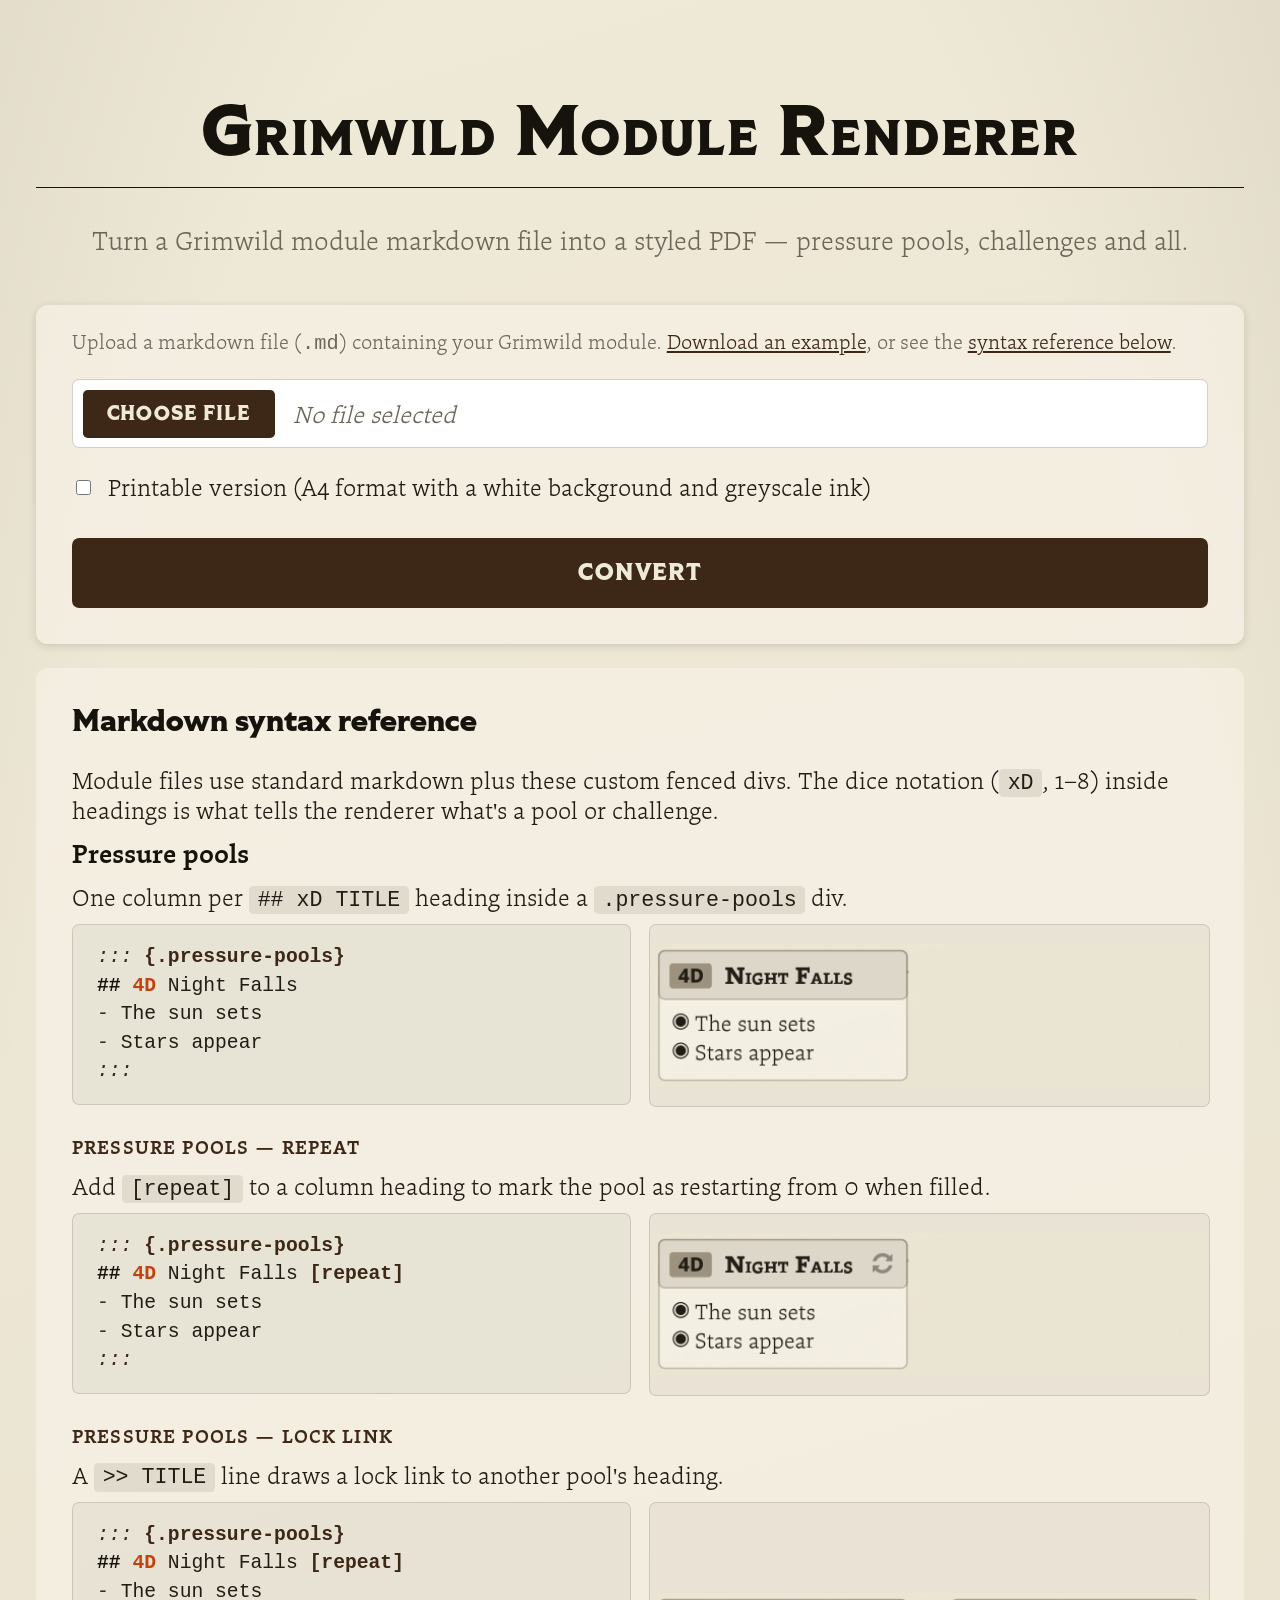
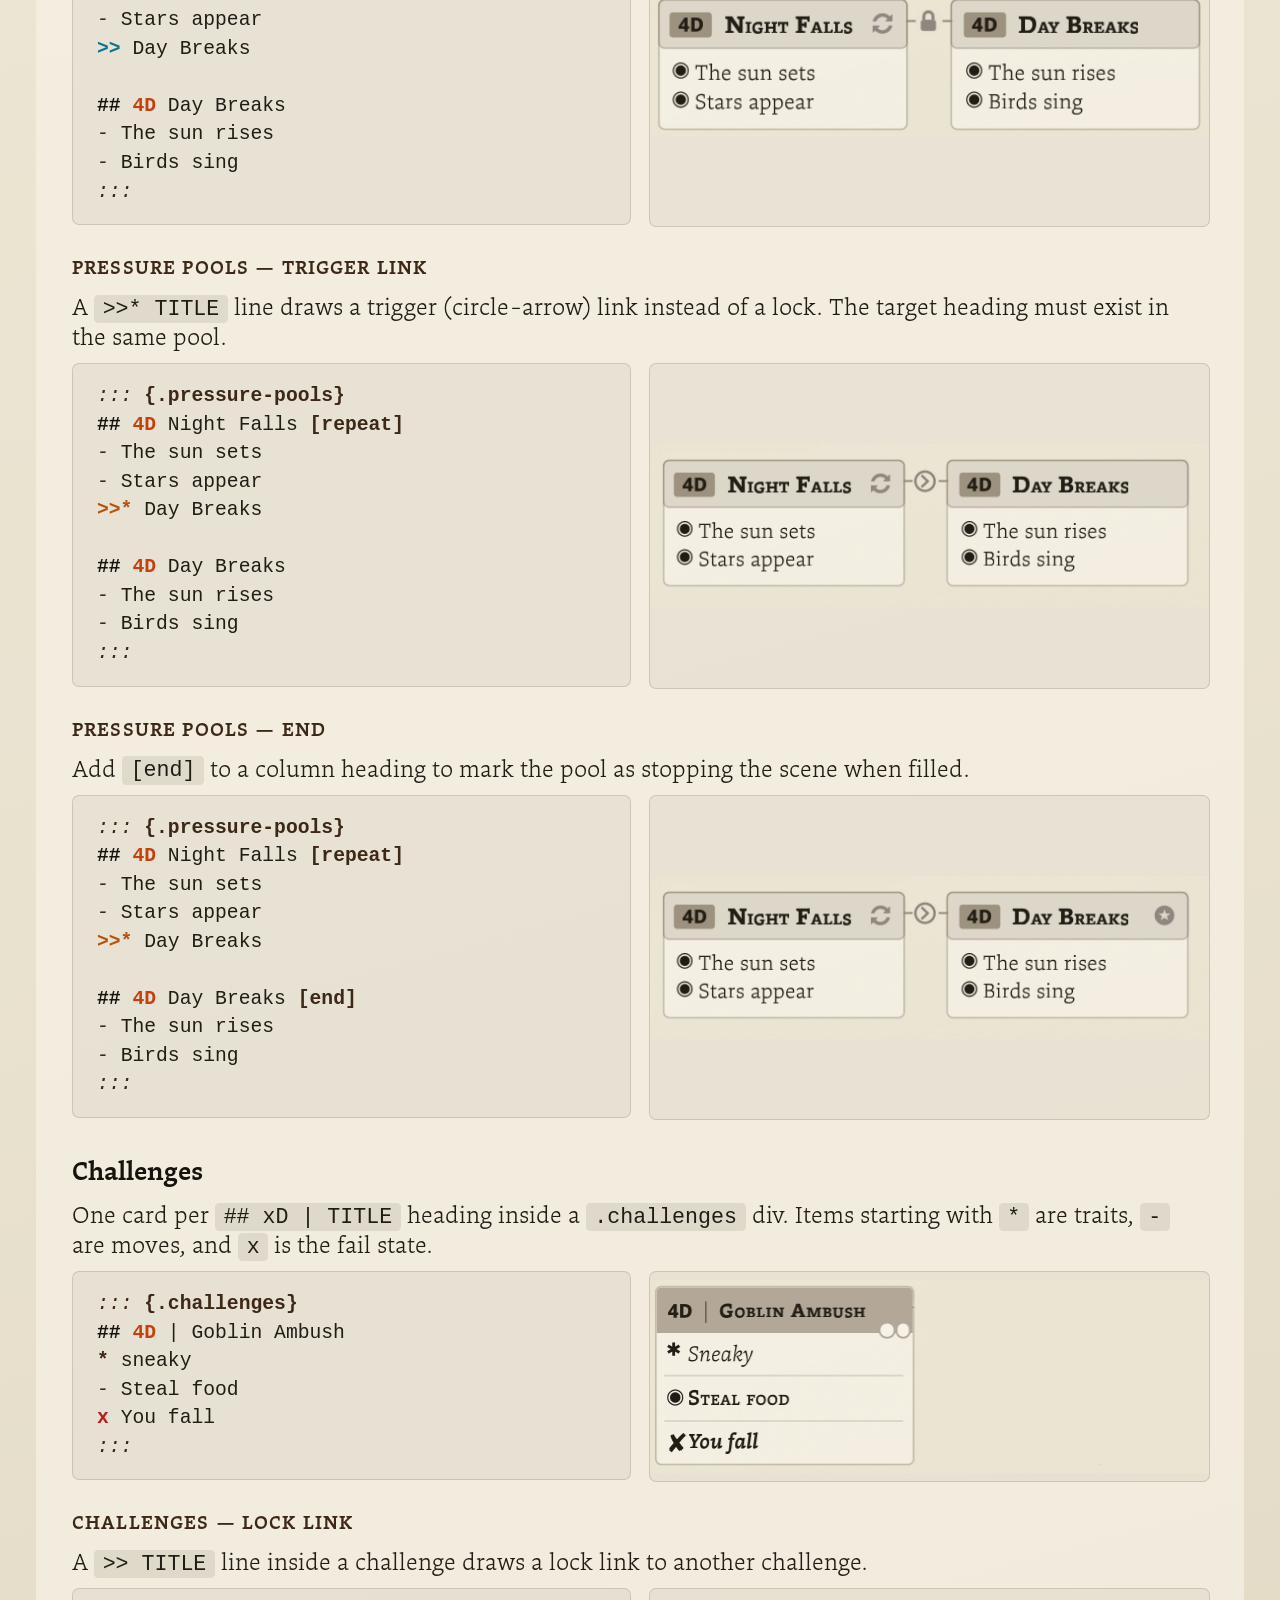
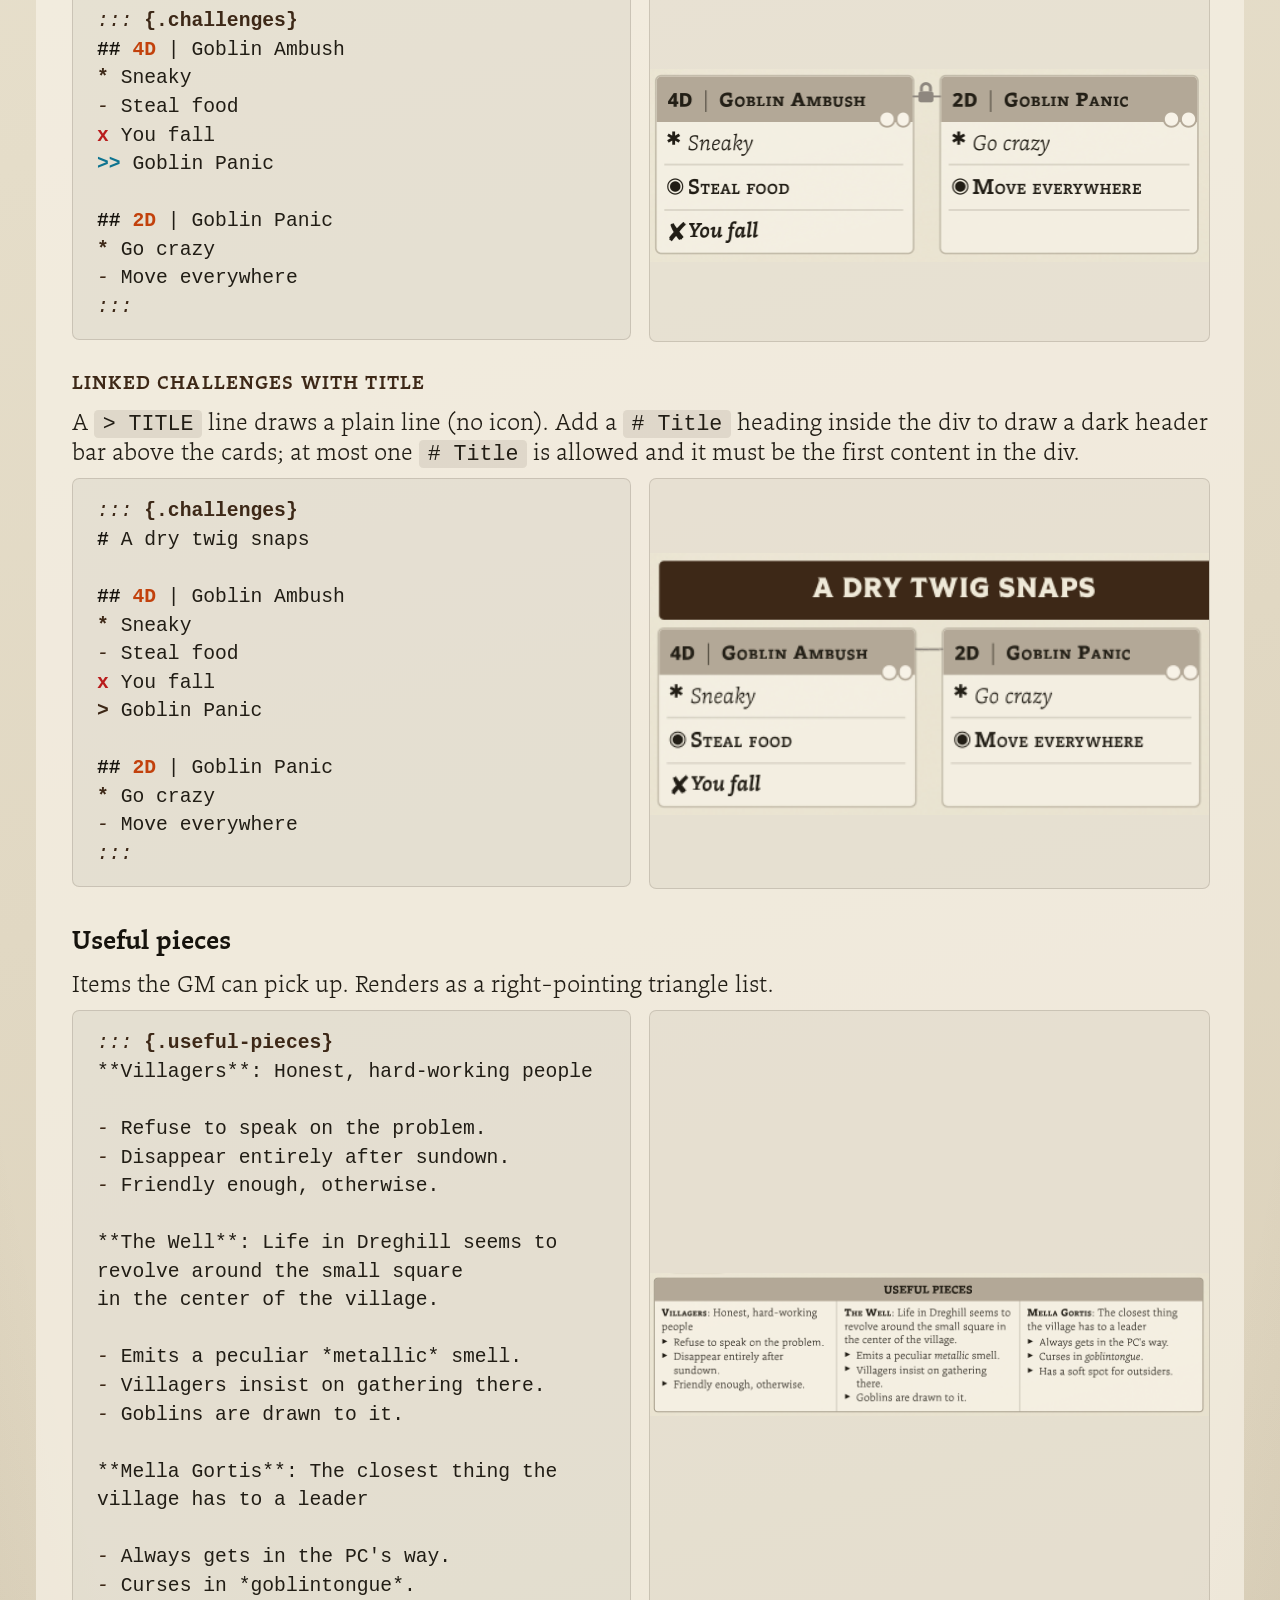
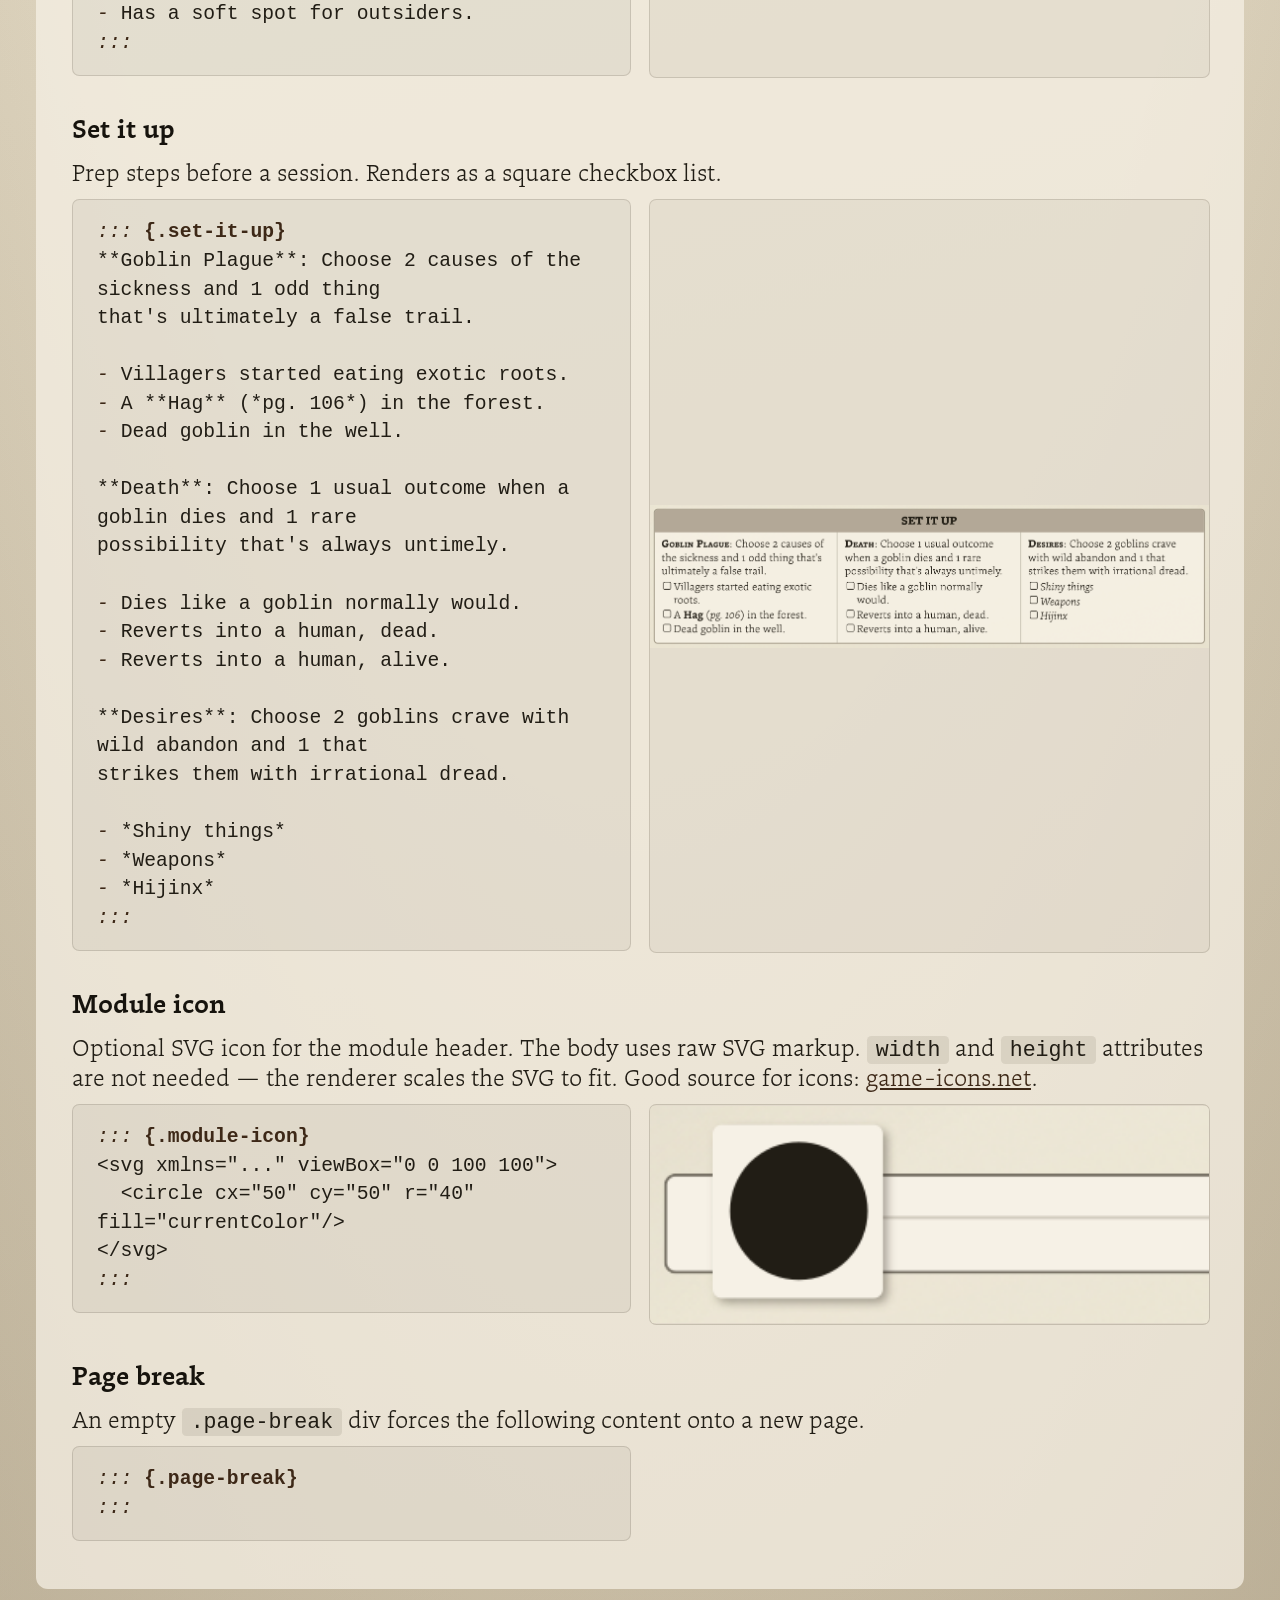
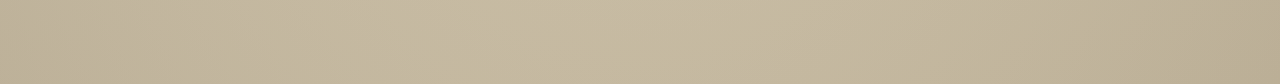
<file: static/index.html>
<!doctype html>
<meta charset="utf-8">
<title>Grimwild Module Renderer</title>
<script data-goatcounter="https://tbruyelle.goatcounter.com/count" async src="//gc.zgo.at/count.js"></script>
<link rel="stylesheet" href="/static/styles.css">
<main>
  <h1>Grimwild Module Renderer</h1>
  <p class="welcome">Turn a Grimwild module markdown file into a styled PDF — pressure pools, challenges and all.</p>
  <form id="form">
		<p class="form-hint">Upload a markdown file (<code>.md</code>) containing your Grimwild module. <a href="/static/assets/plague-of-goblins.md" download>Download an example</a>, or see the <a href="#help">syntax reference below</a>.</p>
    <label class="file-picker" id="file-picker">
      <input type="file" name="file" accept=".md,text/markdown" required>
      <span class="file-picker-button">Choose file</span>
      <span class="file-picker-name">No file selected</span>
    </label>
    <label class="checkbox-picker">
      <input type="checkbox" name="print_mode" value="true">
			<span>Printable version (A4 format with a white background and greyscale ink)</span>
    </label>
    <button type="submit">Convert</button>
  </form>
  <section id="preview" hidden>
    <div class="ratio" style="--aspect-ratio: 120%;">
      <object id="pdf" type="application/pdf">
        <p>Your browser doesn't support inline PDF preview.</p>
      </object>
    </div>
    <div class="actions">
      <a id="download" class="btn" download>Download PDF</a>
      <a class="btn" href="/">Convert another</a>
    </div>
  </section>
  <section id="help">
    <h2>Markdown syntax reference</h2>

    <p>Module files use standard markdown plus these custom fenced divs. The dice notation (<code>xD</code>, 1–8) inside headings is what tells the renderer what's a pool or challenge.</p>

    <h3>Pressure pools</h3>
    <p>One column per <code>## xD TITLE</code> heading inside a <code>.pressure-pools</code> div.</p>
    <div class="syntax-example">
      <pre><code>::: {.pressure-pools}
## 4D Night Falls
- The sun sets
- Stars appear
:::</code></pre>
      <img class="rendered" src="/static/assets/syntax-pool.png" alt="Pressure pool">
    </div>

    <h4>Pressure pools — repeat</h4>
    <p>Add <code>[repeat]</code> to a column heading to mark the pool as restarting from 0 when filled.</p>
    <div class="syntax-example">
      <pre><code>::: {.pressure-pools}
## 4D Night Falls [repeat]
- The sun sets
- Stars appear
:::</code></pre>
      <img class="rendered" src="/static/assets/syntax-pool-repeat.png" alt="Pressure pool with [repeat] suffix">
    </div>

    <h4>Pressure pools — lock link</h4>
    <p>A <code>&gt;&gt; TITLE</code> line draws a lock link to another pool's heading.</p>
    <div class="syntax-example">
      <pre><code>::: {.pressure-pools}
## 4D Night Falls [repeat]
- The sun sets
- Stars appear
&gt;&gt; Day Breaks

## 4D Day Breaks
- The sun rises
- Birds sing
:::</code></pre>
      <img class="rendered" src="/static/assets/syntax-pool-link.png" alt="Pressure pool with lock link">
    </div>

    <h4>Pressure pools — trigger link</h4>
    <p>A <code>&gt;&gt;* TITLE</code> line draws a trigger (circle-arrow) link instead of a lock. The target heading must exist in the same pool.</p>
    <div class="syntax-example">
      <pre><code>::: {.pressure-pools}
## 4D Night Falls [repeat]
- The sun sets
- Stars appear
&gt;&gt;* Day Breaks

## 4D Day Breaks
- The sun rises
- Birds sing
:::</code></pre>
      <img class="rendered" src="/static/assets/syntax-pool-trigger.png" alt="Pressure pool with trigger link">
    </div>

    <h4>Pressure pools — end</h4>
    <p>Add <code>[end]</code> to a column heading to mark the pool as stopping the scene when filled.</p>
    <div class="syntax-example">
      <pre><code>::: {.pressure-pools}
## 4D Night Falls [repeat]
- The sun sets
- Stars appear
&gt;&gt;* Day Breaks

## 4D Day Breaks [end]
- The sun rises
- Birds sing
:::</code></pre>
      <img class="rendered" src="/static/assets/syntax-pool-end.png" alt="Pressure pool with [end] suffix">
    </div>


    <h3>Challenges</h3>
    <p>One card per <code>## xD | TITLE</code> heading inside a <code>.challenges</code> div. Items starting with <code>*</code> are traits, <code>-</code> are moves, and <code>x</code> is the fail state.</p>
    <div class="syntax-example">
      <pre><code>::: {.challenges}
## 4D | Goblin Ambush
* sneaky
- Steal food
x You fall
:::</code></pre>
      <img class="rendered" src="/static/assets/syntax-challenge.png" alt="Challenge card">
    </div>

    <h4>Challenges — lock link</h4>
    <p>A <code>&gt;&gt; TITLE</code> line inside a challenge draws a lock link to another challenge.</p>
    <div class="syntax-example">
      <pre><code>::: {.challenges}
## 4D | Goblin Ambush
* Sneaky
- Steal food
x You fall
>> Goblin Panic

## 2D | Goblin Panic
* Go crazy
- Move everywhere
:::</code></pre>
      <img class="rendered" src="/static/assets/syntax-challenge-link.png" alt="Challenge with lock link">
    </div>

    <h4>Linked Challenges with title</h4>
    <p>A <code>&gt; TITLE</code> line draws a plain line (no icon). Add a <code># Title</code> heading inside the div to draw a dark header bar above the cards; at most one <code># Title</code> is allowed and it must be the first content in the div.</p>
    <div class="syntax-example">
      <pre><code>::: {.challenges}
# A dry twig snaps

## 4D | Goblin Ambush
* Sneaky
- Steal food
x You fall
> Goblin Panic

## 2D | Goblin Panic
* Go crazy
- Move everywhere
:::</code></pre>
      <img class="rendered" src="/static/assets/syntax-challenge-plain.png" alt="Challenge with plain link and panel title">
    </div>

    <h3>Useful pieces</h3>
    <p>Items the GM can pick up. Renders as a right-pointing triangle list.</p>
    <div class="syntax-example">
      <pre><code>::: {.useful-pieces}
**Villagers**: Honest, hard-working people

- Refuse to speak on the problem.
- Disappear entirely after sundown.
- Friendly enough, otherwise.

**The Well**: Life in Dreghill seems to revolve around the small square
in the center of the village.

- Emits a peculiar *metallic* smell.
- Villagers insist on gathering there.
- Goblins are drawn to it.

**Mella Gortis**: The closest thing the village has to a leader

- Always gets in the PC's way.
- Curses in *goblintongue*.
- Has a soft spot for outsiders.
:::</code></pre>
      <img class="rendered" src="/static/assets/syntax-useful-pieces.png" alt="Useful pieces">
    </div>

    <h3>Set it up</h3>
    <p>Prep steps before a session. Renders as a square checkbox list.</p>
    <div class="syntax-example">
      <pre><code>::: {.set-it-up}
**Goblin Plague**: Choose 2 causes of the sickness and 1 odd thing
that's ultimately a false trail.

- Villagers started eating exotic roots.
- A **Hag** (*pg. 106*) in the forest.
- Dead goblin in the well.

**Death**: Choose 1 usual outcome when a goblin dies and 1 rare
possibility that's always untimely.

- Dies like a goblin normally would.
- Reverts into a human, dead.
- Reverts into a human, alive.

**Desires**: Choose 2 goblins crave with wild abandon and 1 that
strikes them with irrational dread.

- *Shiny things*
- *Weapons*
- *Hijinx*
:::</code></pre>
      <img class="rendered" src="/static/assets/syntax-set-it-up.png" alt="Set it up">
    </div>

    <h3>Module icon</h3>
    <p>Optional SVG icon for the module header. The body uses raw SVG markup. <code>width</code> and <code>height</code> attributes are not needed — the renderer scales the SVG to fit. Good source for icons: <a href="https://game-icons.net/" target="_blank" rel="noopener">game-icons.net</a>.</p>
    <div class="syntax-example">
      <pre><code>::: {.module-icon}
&lt;svg xmlns="..." viewBox="0 0 100 100"&gt;
  &lt;circle cx="50" cy="50" r="40" fill="currentColor"/&gt;
&lt;/svg&gt;
:::</code></pre>
      <img class="rendered" src="/static/assets/syntax-module-icon.png" alt="Module icon">
    </div>

    <h3>Page break</h3>
    <p>An empty <code>.page-break</code> div forces the following content onto a new page.</p>
    <div class="syntax-example">
      <pre><code>::: {.page-break}
:::</code></pre>
    </div>

  </section>
</main>
<script>
const form = document.getElementById('form');
const preview = document.getElementById('preview');
const pdf = document.getElementById('pdf');
const download = document.getElementById('download');
const button = form.querySelector('button');
const filePicker = document.getElementById('file-picker');
const fileInput = filePicker.querySelector('input[type="file"]');
const fileName = filePicker.querySelector('.file-picker-name');
let lastUrl = null;

fileInput.addEventListener('change', () => {
  const file = fileInput.files[0];
  if (file) {
    fileName.textContent = file.name;
    filePicker.classList.add('has-file');
  } else {
    fileName.textContent = 'No file selected';
    filePicker.classList.remove('has-file');
  }
});

const escapeHtml = (text) => text
  .replace(/&/g, '&amp;')
  .replace(/</g, '&lt;')
  .replace(/>/g, '&gt;');

const highlightSyntax = (code) => {
  let html = escapeHtml(code);
  html = html.replace(/:::/g, '<span class="tok-divider">:::</span>');
  html = html.replace(/\{[\w.-]+(?:\s+(?:repeat|end))?\}/g,
    m => `<span class="tok-class">${m}</span>`);
  html = html.replace(/^#\s/gm, m => `<span class="tok-heading">${m}</span>`);
  html = html.replace(/^##\s/gm, m => `<span class="tok-heading">${m}</span>`);
  html = html.replace(/\s\[(repeat|end)\]/g, m => ` <span class="tok-class">${m.trim()}</span>`);
  html = html.replace(/\b(\d+D)\b/g, m => `<span class="tok-dice">${m}</span>`);
  html = html.replace(/^&gt;&gt;\*\s/gm, m => `<span class="tok-link tok-link-trigger">${m}</span>`);
  html = html.replace(/^&gt;&gt;\s/gm, m => `<span class="tok-link tok-link-lock">${m}</span>`);
  html = html.replace(/^&gt;\s/gm, m => `<span class="tok-link tok-link-plain">${m}</span>`);
  html = html.replace(/^\*\s/gm, m => `<span class="tok-trait">${m}</span>`);
  html = html.replace(/^-\s/gm, m => `<span class="tok-move">${m}</span>`);
  html = html.replace(/^x\s/gm, m => `<span class="tok-fail">${m}</span>`);
  return html;
};

document.querySelectorAll('.syntax-example pre code').forEach(el => {
  el.innerHTML = highlightSyntax(el.textContent);
});

const setLoading = (loading) => {
  if (!form.isConnected) return;
  button.setAttribute('aria-busy', loading ? 'true' : 'false');
  button.textContent = loading ? 'Converting…' : 'Convert';
  for (const el of form.querySelectorAll('input, button')) el.disabled = loading;
};

form.addEventListener('submit', async (e) => {
  e.preventDefault();
  window.goatcounter?.count({ path: '/convert', title: 'Convert', event: true });
  const data = new FormData(form);
  setLoading(true);
  try {
    const res = await fetch('/convert', { method: 'POST', body: data });
    if (res.status === 400) {
      document.open();
      document.write(await res.text());
      document.close();
      return;
    }
    const blob = await res.blob();
    if (lastUrl) URL.revokeObjectURL(lastUrl);
    lastUrl = URL.createObjectURL(blob);
    pdf.data = lastUrl;
    const name = (data.get('file')?.name || 'module').replace(/\.md$/, '') + '.pdf';
    download.href = lastUrl;
    download.download = name;
    preview.hidden = false;
    preview.scrollIntoView({ behavior: 'smooth' });
  } finally {
    setLoading(false);
  }
});
</script>
</file>
<file: static/styles.css>
@font-face {
  font-family: "Tiller";
  src: url("/fonts/fonnts.com-Tiller-Heavy.otf") format("opentype");
  font-weight: 900;
  font-style: normal;
}
@font-face {
  font-family: "Capito TRIAL 04";
  src: url("/fonts/CapitoTRIAL04-Light.otf") format("opentype");
  font-weight: 300;
  font-style: normal;
}
@font-face {
  font-family: "Capito TRIAL 04";
  src: url("/fonts/CapitoTRIAL04-Bold.otf") format("opentype");
  font-weight: 700;
  font-style: normal;
}

html { font-size: 1.5rem; }

:root {
  --color-title: #16130d;
  --color-title-bar: #3d2817;
  --color-text: #211d15;
  --color-muted: #6d675a;
  --color-banner: #b3a897;
  --color-banner-text: #231f16;
  --color-page-start: #efe9d8;
  --color-page-mid1: #e9e2cf;
  --color-page-mid2: #ddd3bd;
  --color-page-far: #cfc3aa;
  --color-cream: #f4eee0;
  --color-card-bg: rgba(247,242,231,0.72);
}

body {
  margin: 0;
  font-family: "Capito TRIAL 04", "Noto Serif", serif;
  font-weight: 300;
  color: var(--color-text);
  background:
    radial-gradient(115% 85% at 50% 42%, transparent 52%, rgba(84,70,48,0.27) 100%),
    linear-gradient(165deg, var(--color-page-start) 0%, var(--color-page-mid1) 38%, var(--color-page-mid2) 72%, var(--color-page-far) 100%);
  min-height: 100vh;
}

main {
  max-width: 36rem;
  margin: 4rem auto;
  padding: 0 1.5rem;
}
@media (min-width: 800px) {
  main { max-width: 64rem; }
}

h1 {
  font-family: "Tiller", "Noto Sans", sans-serif;
  font-weight: 900;
  font-size: 3rem;
  line-height: 1.1;
  letter-spacing: 0.02em;
  text-align: center;
  font-variant: small-caps;
  color: var(--color-title);
  margin: 0 0 2rem;
  padding-bottom: 0.5rem;
  border-bottom: 0.35mm solid var(--color-title);
}

form {
  background: var(--color-card-bg);
  border-radius: 0.5rem;
  padding: 1.5rem;
  display: flex;
  flex-direction: column;
  gap: 1rem;
  box-shadow: 0 2px 8px rgba(30,25,15,0.15);
}

/* File picker — hide native, show custom button + filename */
.file-picker {
  position: relative;
  display: flex;
  align-items: center;
  gap: 0.75rem;
  padding: 0.4rem 0.6rem 0.4rem 0.4rem;
  background: white;
  border: 0.25mm solid rgba(80,70,52,0.25);
  border-radius: 0.3rem;
  cursor: pointer;
  transition: border-color 0.15s ease;
}
.file-picker:hover,
.file-picker:focus-within { border-color: var(--color-title-bar); }
.file-picker:has(input:disabled) { opacity: 0.55; cursor: not-allowed; }
.file-picker input[type="file"] {
  position: absolute;
  inset: 0;
  width: 100%;
  height: 100%;
  opacity: 0;
  cursor: pointer;
}
.file-picker-button {
  flex-shrink: 0;
  padding: 0.5rem 1rem;
  background: var(--color-title-bar);
  color: var(--color-page-start);
  font-family: "Tiller", "Noto Sans", sans-serif;
  font-weight: 800;
  font-size: 0.85em;
  text-transform: uppercase;
  letter-spacing: 0.04em;
  border-radius: 0.2rem;
  pointer-events: none;
}
.file-picker-name {
  flex: 1;
  color: var(--color-muted);
  font-style: italic;
  overflow: hidden;
  text-overflow: ellipsis;
  white-space: nowrap;
}
.file-picker.has-file .file-picker-name {
  color: var(--color-text);
  font-style: normal;
}

.form-hint {
  margin: -0.5rem 0 0;
  font-size: 0.85em;
  color: var(--color-muted);
}
.form-hint a { color: var(--color-title-bar); }

/* Checkbox row */
.checkbox-picker {
  display: flex;
  align-items: center;
  gap: 0.6rem;
  cursor: pointer;
  user-select: none;
}
.checkbox-picker input[type="checkbox"] {
  width: 1.1em;
  height: 1.1em;
  cursor: pointer;
  accent-color: var(--color-title-bar);
}

/* Submit button */
form > button[type="submit"] {
  margin-top: 0.5rem;
  width: 100%;
  padding: 0.85rem 1rem;
  font-size: 1em;
}

button, .btn {
  display: inline-block;
  padding: 0.6rem 1.2rem;
  background: var(--color-title-bar);
  color: var(--color-page-start);
  font-family: "Tiller", "Noto Sans", sans-serif;
  font-weight: 800;
  text-transform: uppercase;
  text-decoration: none;
  border: none;
  border-radius: 0.3rem;
  cursor: pointer;
  font-size: 0.95em;
  letter-spacing: 0.04em;
}
button:hover, .btn:hover { opacity: 0.9; }

button[aria-busy="true"] {
  cursor: wait;
  opacity: 0.7;
  pointer-events: none;
}
button[aria-busy="true"]::before {
  content: "";
  display: inline-block;
  width: 0.9em;
  height: 0.9em;
  margin-right: 0.6em;
  border: 0.15em solid currentColor;
  border-top-color: transparent;
  border-radius: 50%;
  animation: spin 0.7s linear infinite;
  vertical-align: -0.05em;
}
@keyframes spin { to { transform: rotate(360deg); } }

input:disabled { opacity: 0.55; cursor: not-allowed; }

#preview {
  margin-top: 2rem;
  background: var(--color-card-bg);
  border-radius: 0.5rem;
  padding: 1rem;
}
.ratio {
  position: relative;
  width: 100%;
}
.ratio::before {
  display: block;
  padding-top: var(--aspect-ratio, 100%);
  content: "";
}
.ratio > * {
  position: absolute;
  inset: 0;
  width: 100%;
  height: 100%;
}
#preview .ratio { border-radius: 0.3rem; overflow: hidden; background: white; }
#preview object { border: none; }
#preview .actions {
  margin-top: 0.75rem;
  display: flex;
  justify-content: center;
  gap: 0.75rem;
  flex-wrap: wrap;
}

.welcome {
  margin: -0.5rem 0 2rem;
  text-align: center;
  font-size: 1.1rem;
  color: var(--color-muted);
}

#help {
  margin-top: 1rem;
  background: var(--color-card-bg);
  border-radius: 0.5rem;
  padding: 1.5rem 1.5rem 1rem;
}
#help h2 {
  margin: 0 0 1rem;
  font-size: 1.3rem;
  color: var(--color-title);
  font-family: "Tiller", "Noto Sans", sans-serif;
  font-weight: 900;
}
#help h3 {
  margin: 1.5rem 0 0.5rem;
  font-size: 1.1rem;
  font-weight: 800;
  color: var(--color-title);
}
#help h3:first-of-type { margin-top: 0; }
#help h4 {
  margin: 1.25rem 0 0.5rem;
  font-size: 0.8rem;
  font-weight: 800;
  letter-spacing: 0.06em;
  text-transform: uppercase;
  color: var(--color-title-bar);
}
#help p { margin: 0.25rem 0 0.5rem; }
#help a { color: var(--color-title-bar); }
#help code {
  font-size: 0.9em;
  background: rgba(60,50,35,0.10);
  padding: 0.1em 0.4em;
  border-radius: 0.2em;
}
#help .syntax-example pre code {
  background: transparent;
  padding: 0;
  border-radius: 0;
  font-size: inherit;
}
.syntax-example {
  display: grid;
  grid-template-columns: 1fr 1fr;
  gap: 0.75rem;
  align-items: start;
  margin-bottom: 1rem;
}
.syntax-example pre {
  margin: 0;
  background: rgba(60,50,35,0.06);
  padding: 0.75rem 1rem;
  border-radius: 0.3rem;
  font-size: 0.82em;
  line-height: 1.45;
  overflow-x: auto;
  white-space: pre-wrap;
  border: 0.25mm solid rgba(80,70,52,0.18);
  color: var(--color-text);
}
.syntax-example pre code {
  background: transparent;
  padding: 0;
  font-size: inherit;
}
.syntax-example img.rendered {
  display: block;
  width: 100%;
  height: 100%;
  object-fit: contain;
  background: rgba(60,50,35,0.05);
  border-radius: 0.3rem;
  border: 0.25mm solid rgba(80,70,52,0.18);
}
/* syntax tokens */
.syntax-example pre code .tok-divider,
.syntax-example pre code .tok-move,
.syntax-example pre code .tok-link-plain {
  font-style: italic;
}
.syntax-example pre code .tok-divider  { color: var(--color-title-bar); }
.syntax-example pre code .tok-class    { color: var(--color-title-bar); font-weight: 700; }
.syntax-example pre code .tok-heading  { color: var(--color-title); font-weight: 700; }
.syntax-example pre code .tok-dice     { color: #c2410c; font-weight: 700; }
.syntax-example pre code .tok-link     { font-weight: 700; }
.syntax-example pre code .tok-link-lock    { color: #0e7490; }
.syntax-example pre code .tok-link-trigger { color: #b45309; }
.syntax-example pre code .tok-link-plain   { color: var(--color-title-bar); }
.syntax-example pre code .tok-trait   { color: var(--color-title-bar); font-weight: 700; }
.syntax-example pre code .tok-move    { color: var(--color-title-bar); }
.syntax-example pre code .tok-fail    { color: #b91c1c; font-weight: 700; }
@media (max-width: 700px) {
  .syntax-example { grid-template-columns: 1fr; }
}

.errors ul { color: #7a1f1f; padding-left: 1.2rem; }
.errors li { margin-bottom: 0.4rem; }
</file>
